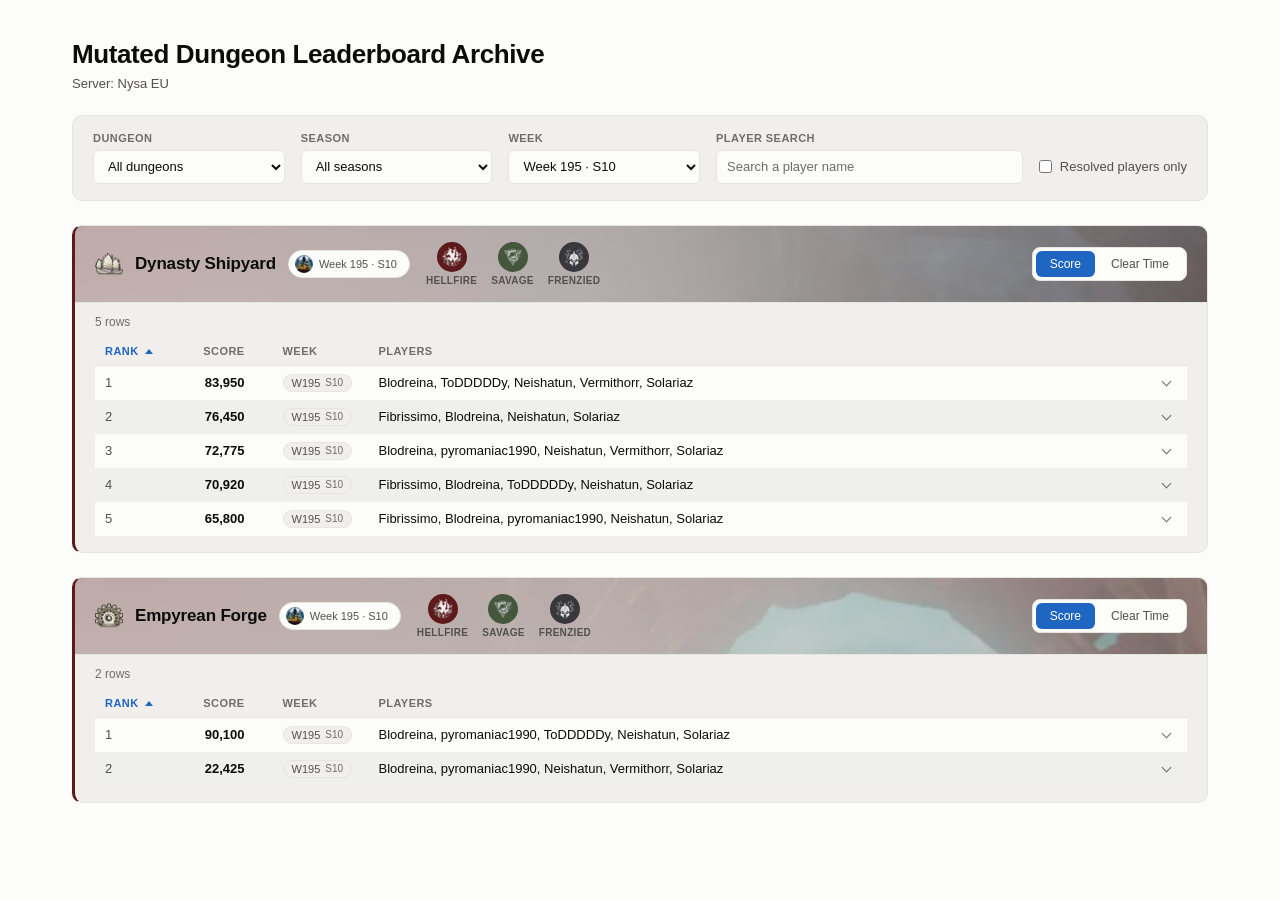
<file: docs/index.html>
<!DOCTYPE html>
<html lang="en">
<head>
<meta charset="UTF-8" />
<title>New World Mutated Dungeon Leaderboard Archive - Nysa (EU)</title>
<link rel="stylesheet" href="style.css" />
</head>
<body>
<div class="app">
  <header>
    <h1>Mutated Dungeon Leaderboard Archive</h1>
    <p class="subtitle" id="subtitle">Loading…</p>
  </header>

  <div class="filters">
    <div class="field">
      <label for="dungeon-filter">Dungeon</label>
      <select id="dungeon-filter">
        <option value="">All dungeons</option>
      </select>
    </div>
    <div class="field">
      <label for="season-filter">Season</label>
      <select id="season-filter">
        <option value="">All seasons</option>
      </select>
    </div>
    <div class="field">
      <label for="week-filter">Week</label>
      <select id="week-filter">
        <option value="">All weeks</option>
      </select>
    </div>
    <div class="field field-grow">
      <label for="player-search">Player search</label>
      <input id="player-search" type="text" placeholder="Search a player name" />
    </div>
    <div class="field field-check">
      <label><input type="checkbox" id="resolved-only" /> Resolved players only</label>
    </div>
  </div>

  <div id="sections"></div>
</div>
<script src="app.js"></script>
</body>
</html>
</file>
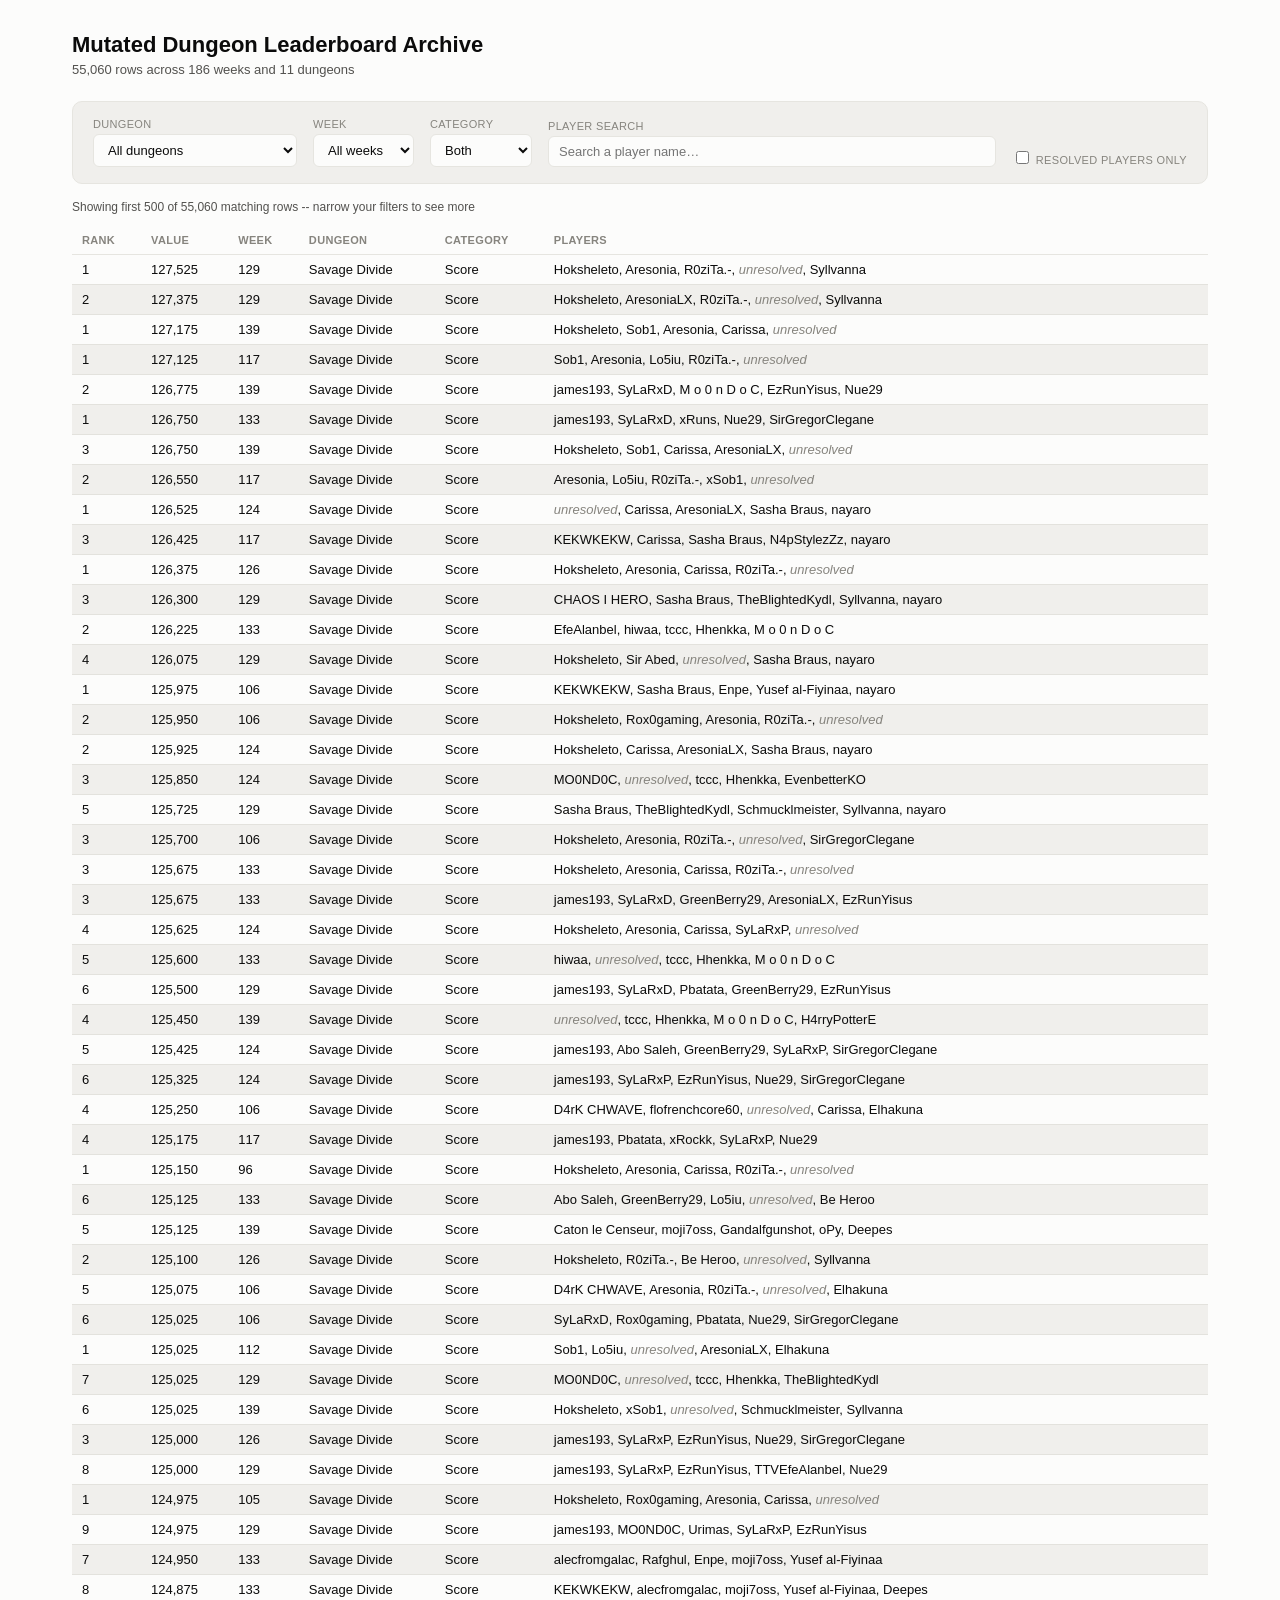
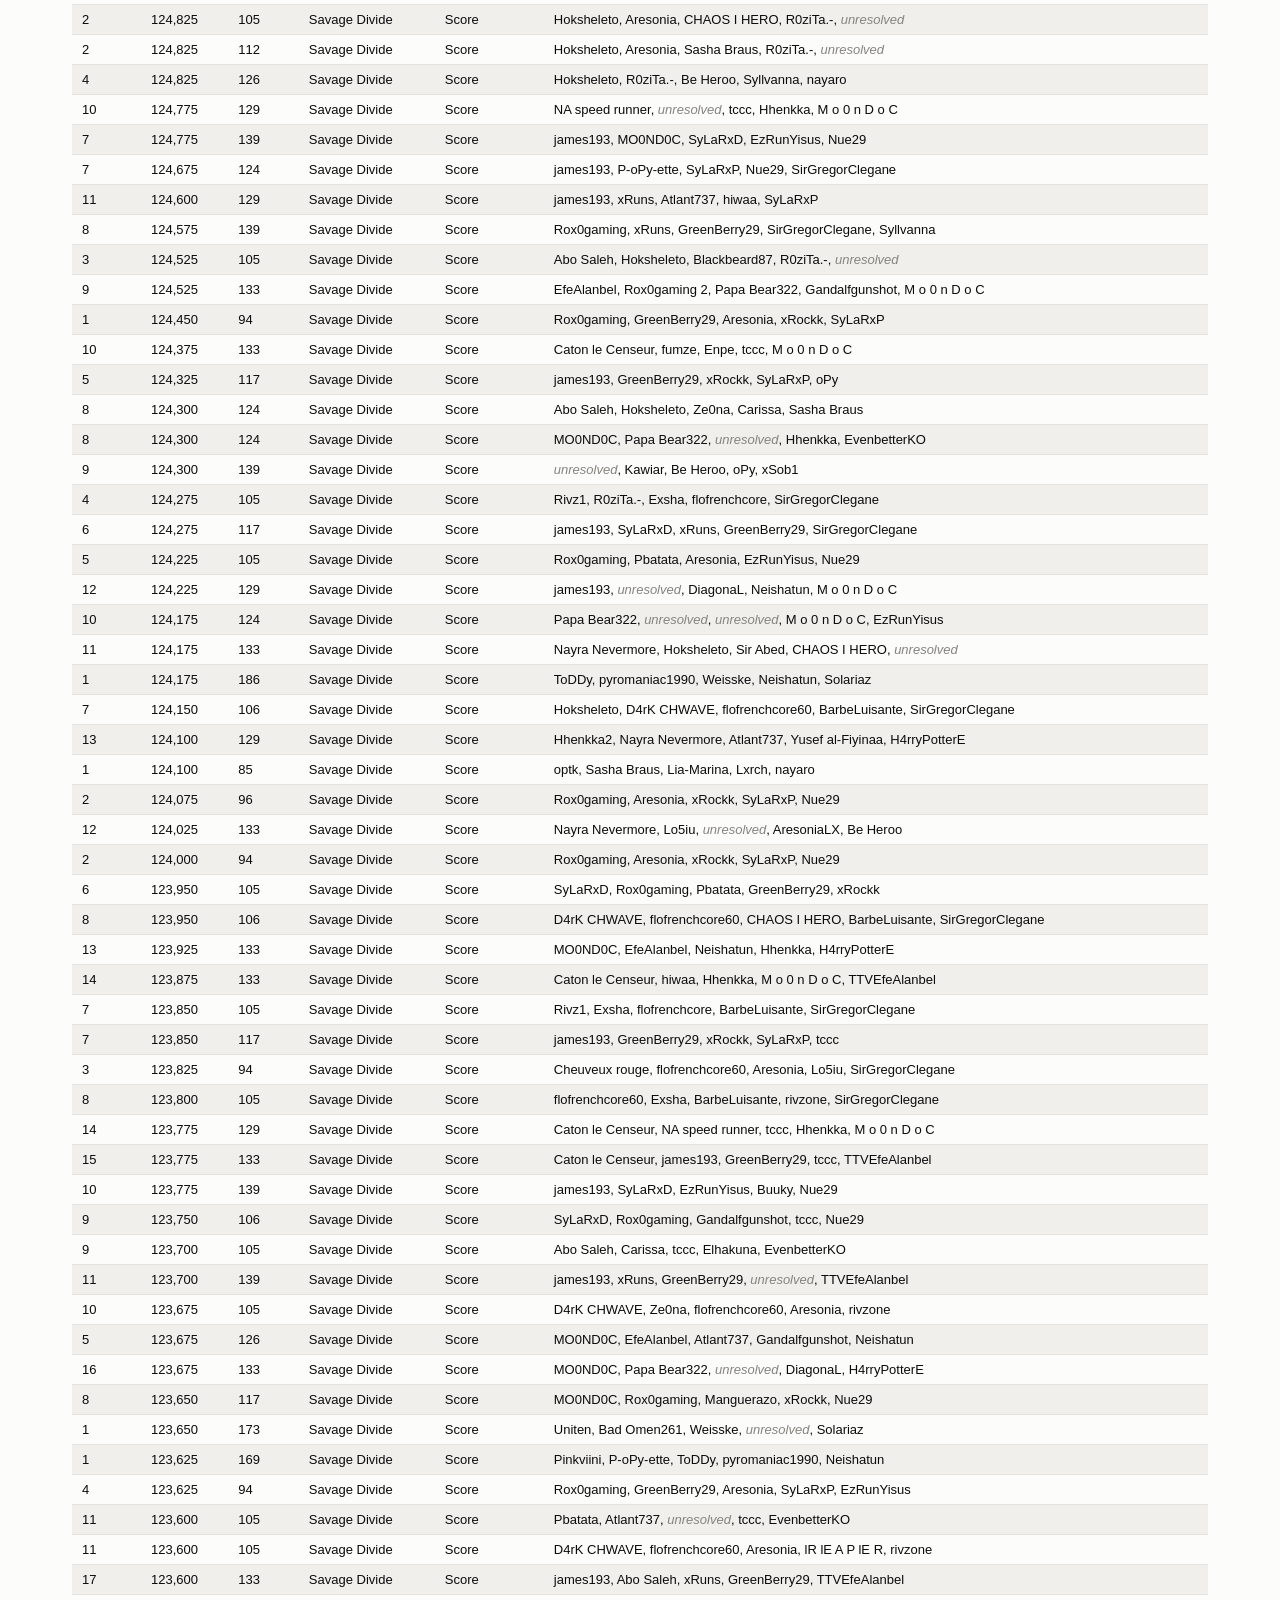
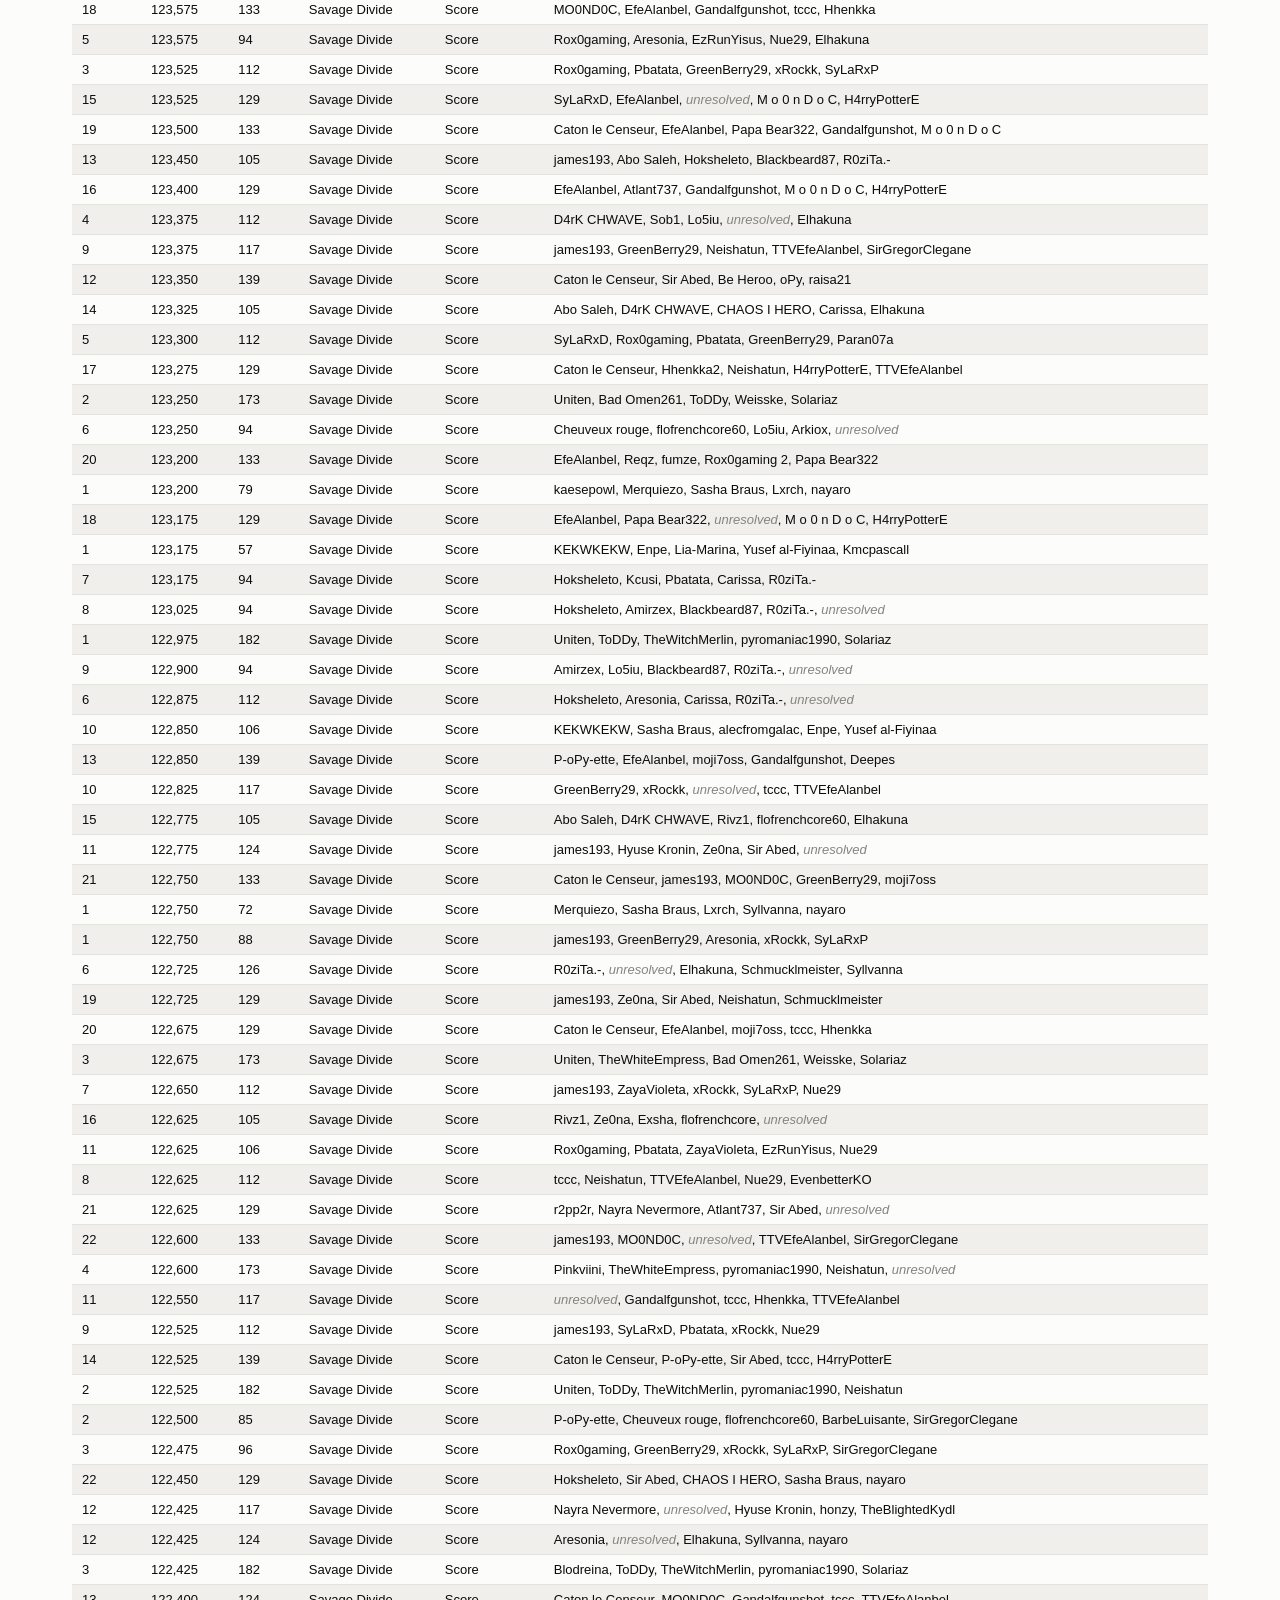
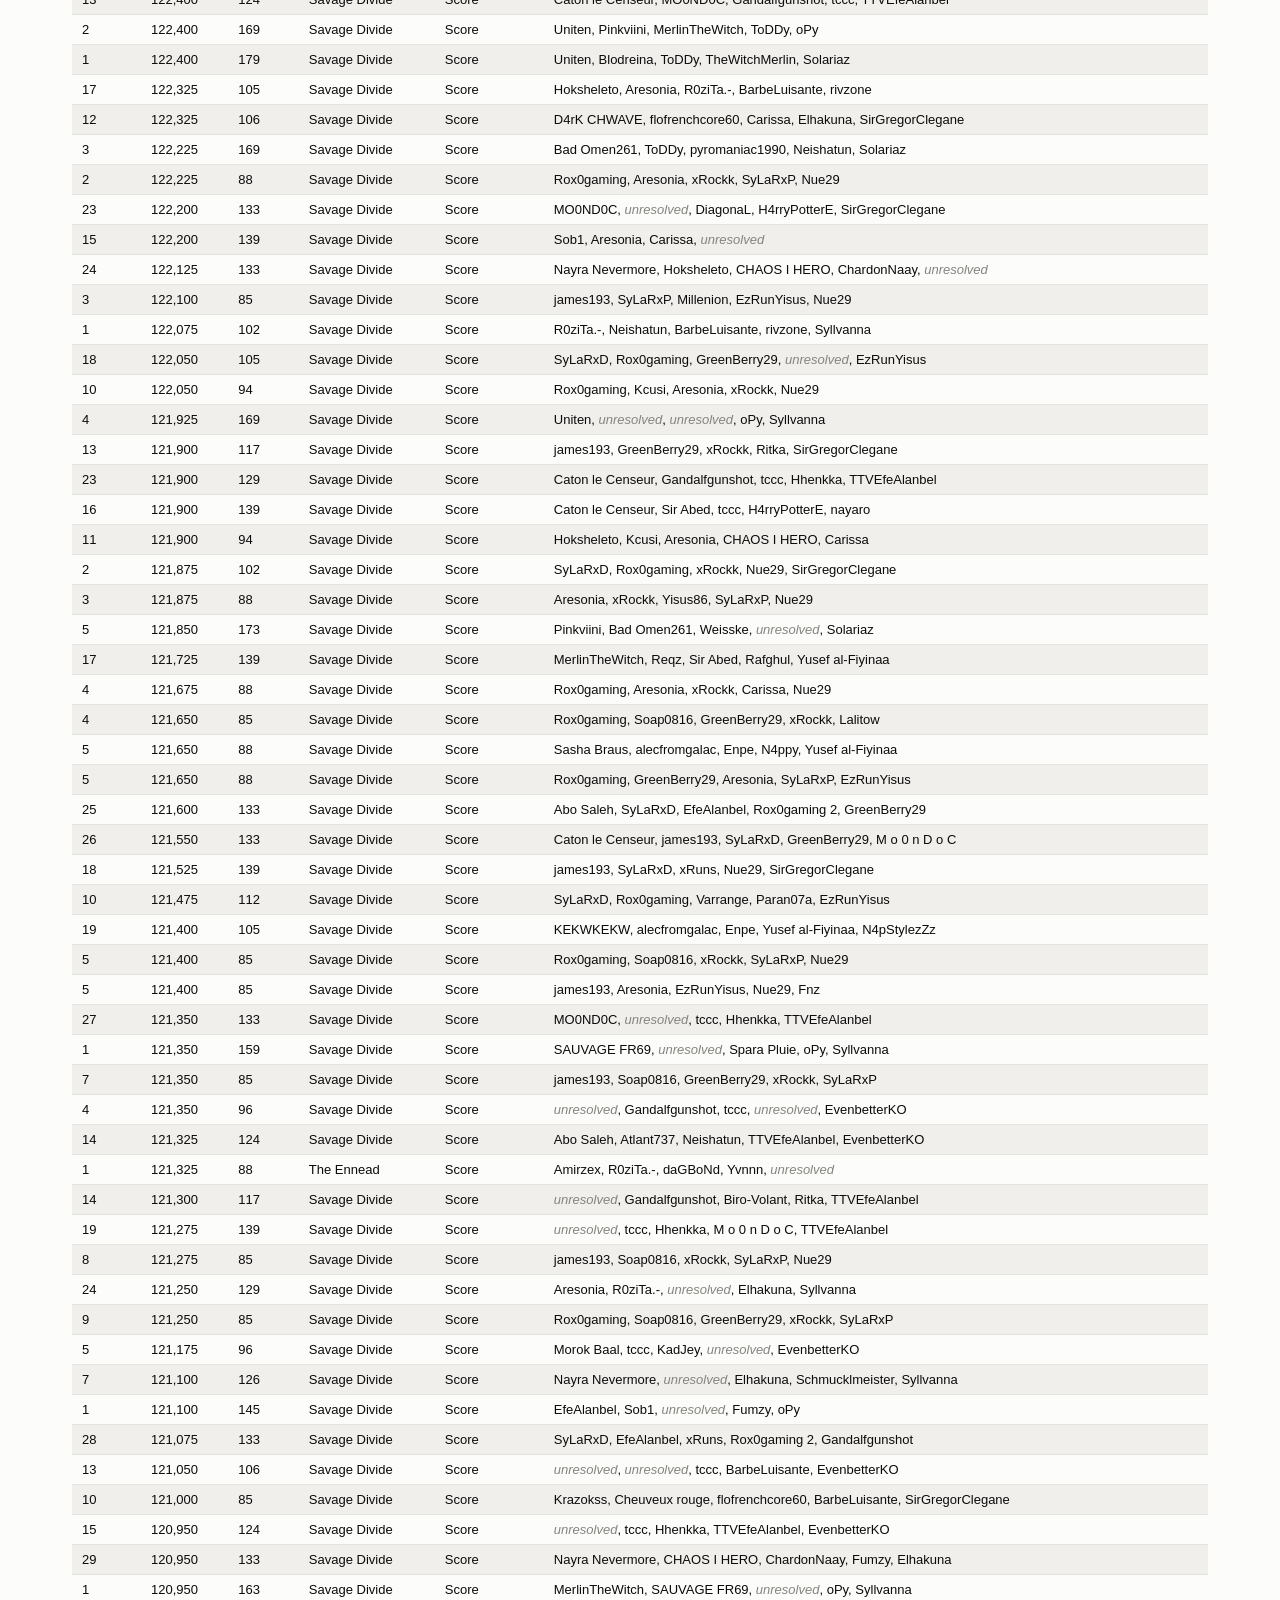
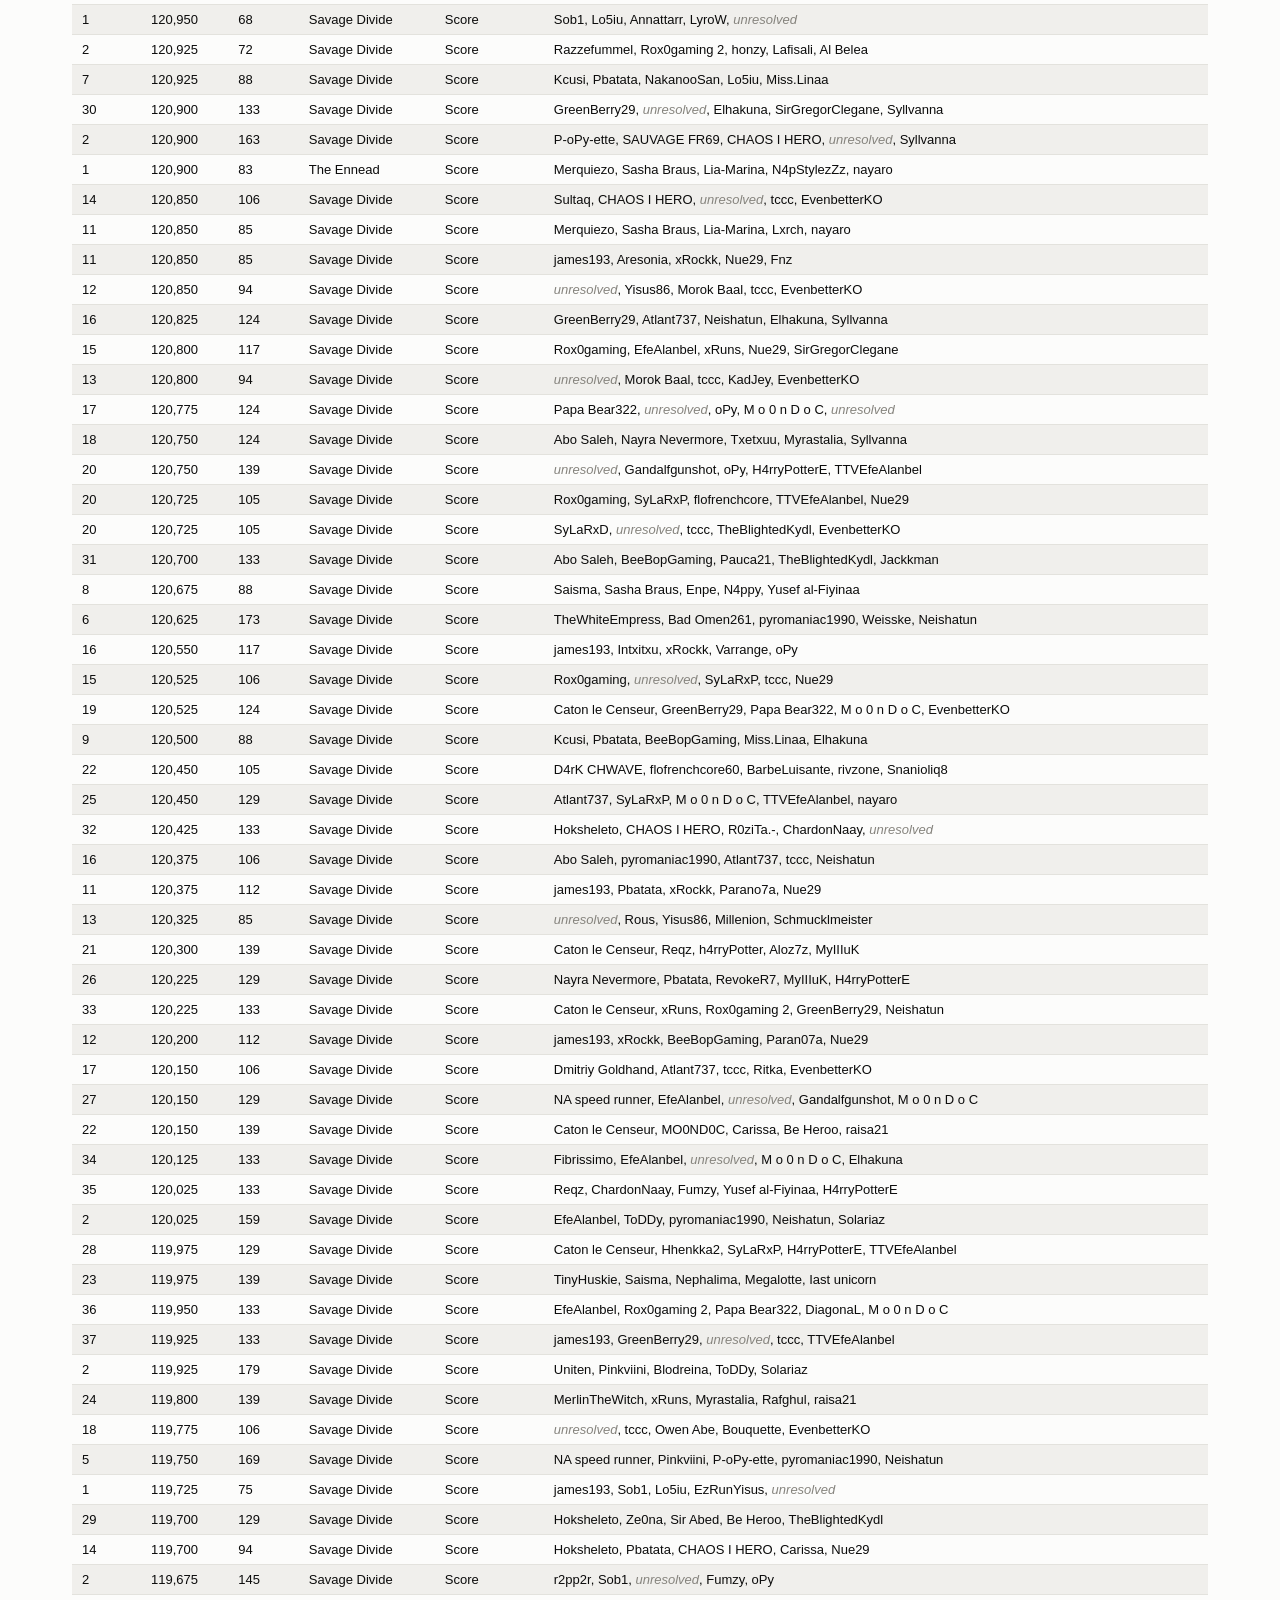
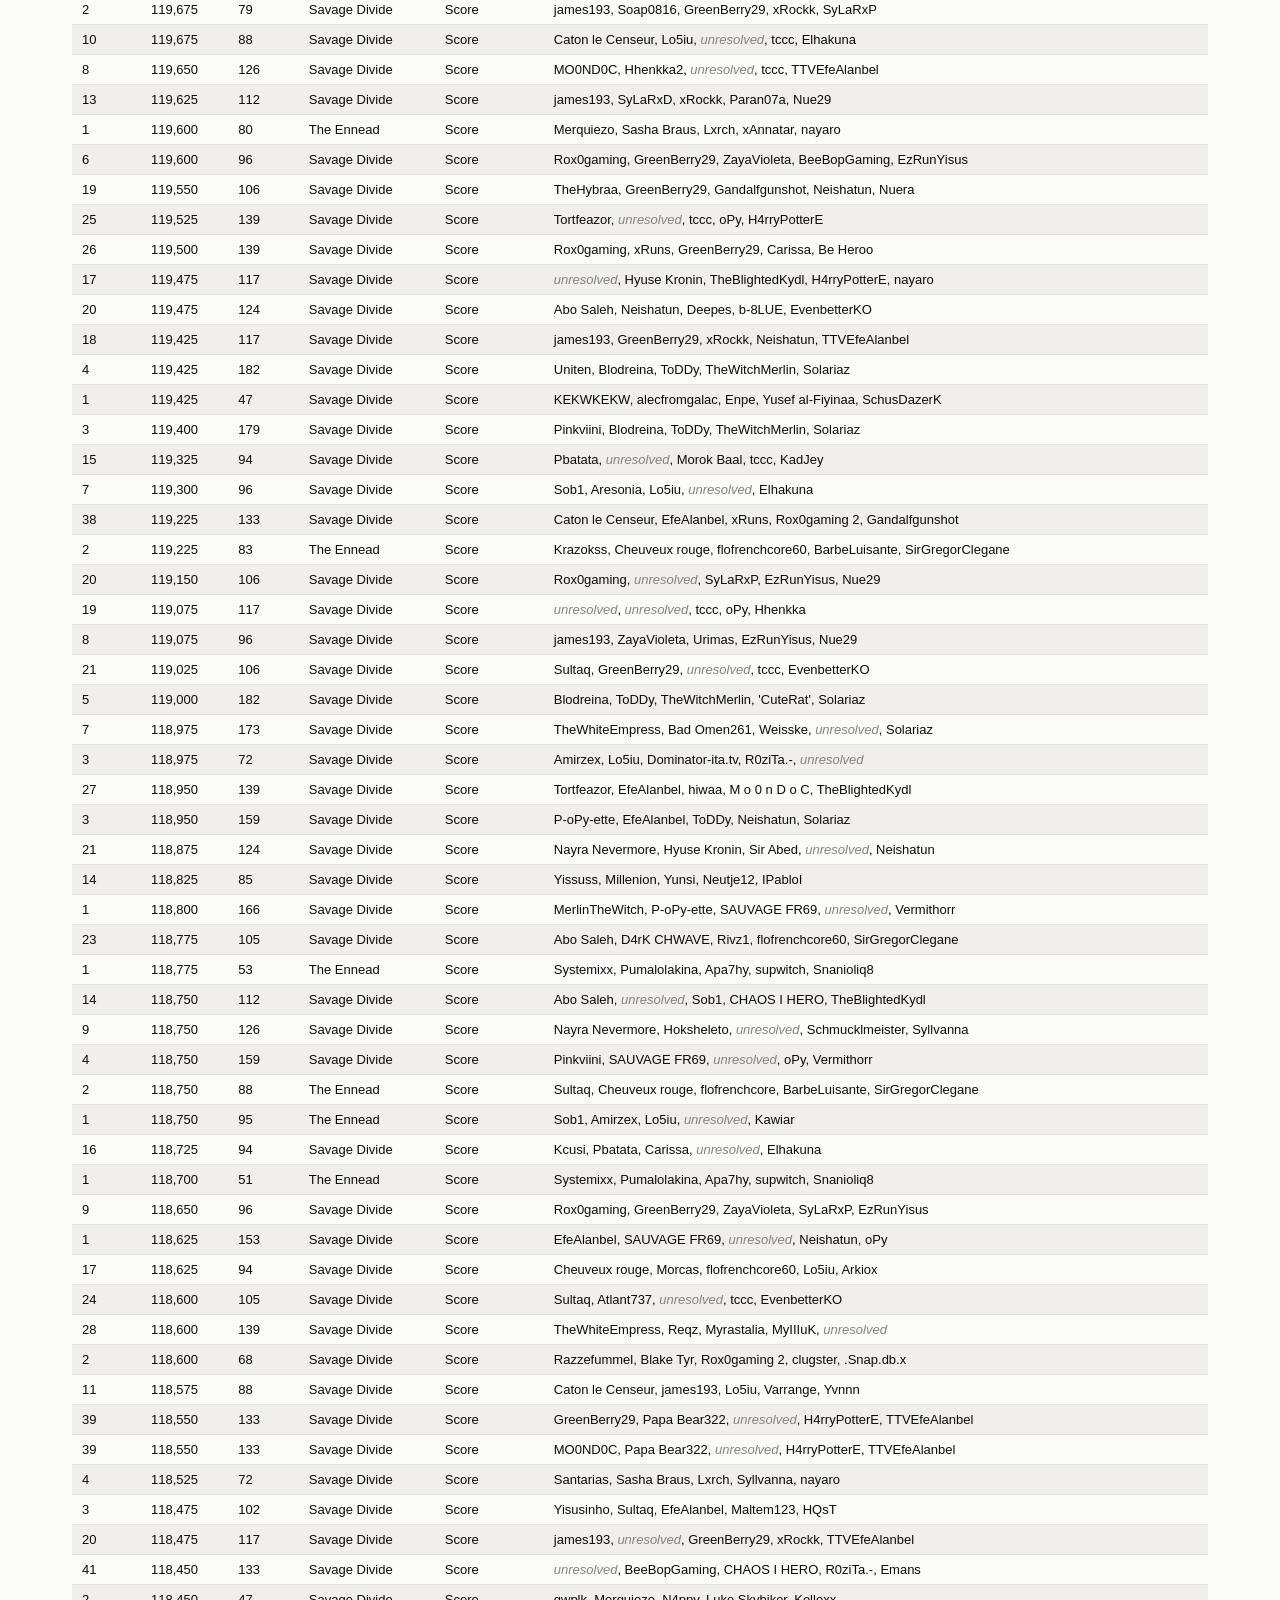
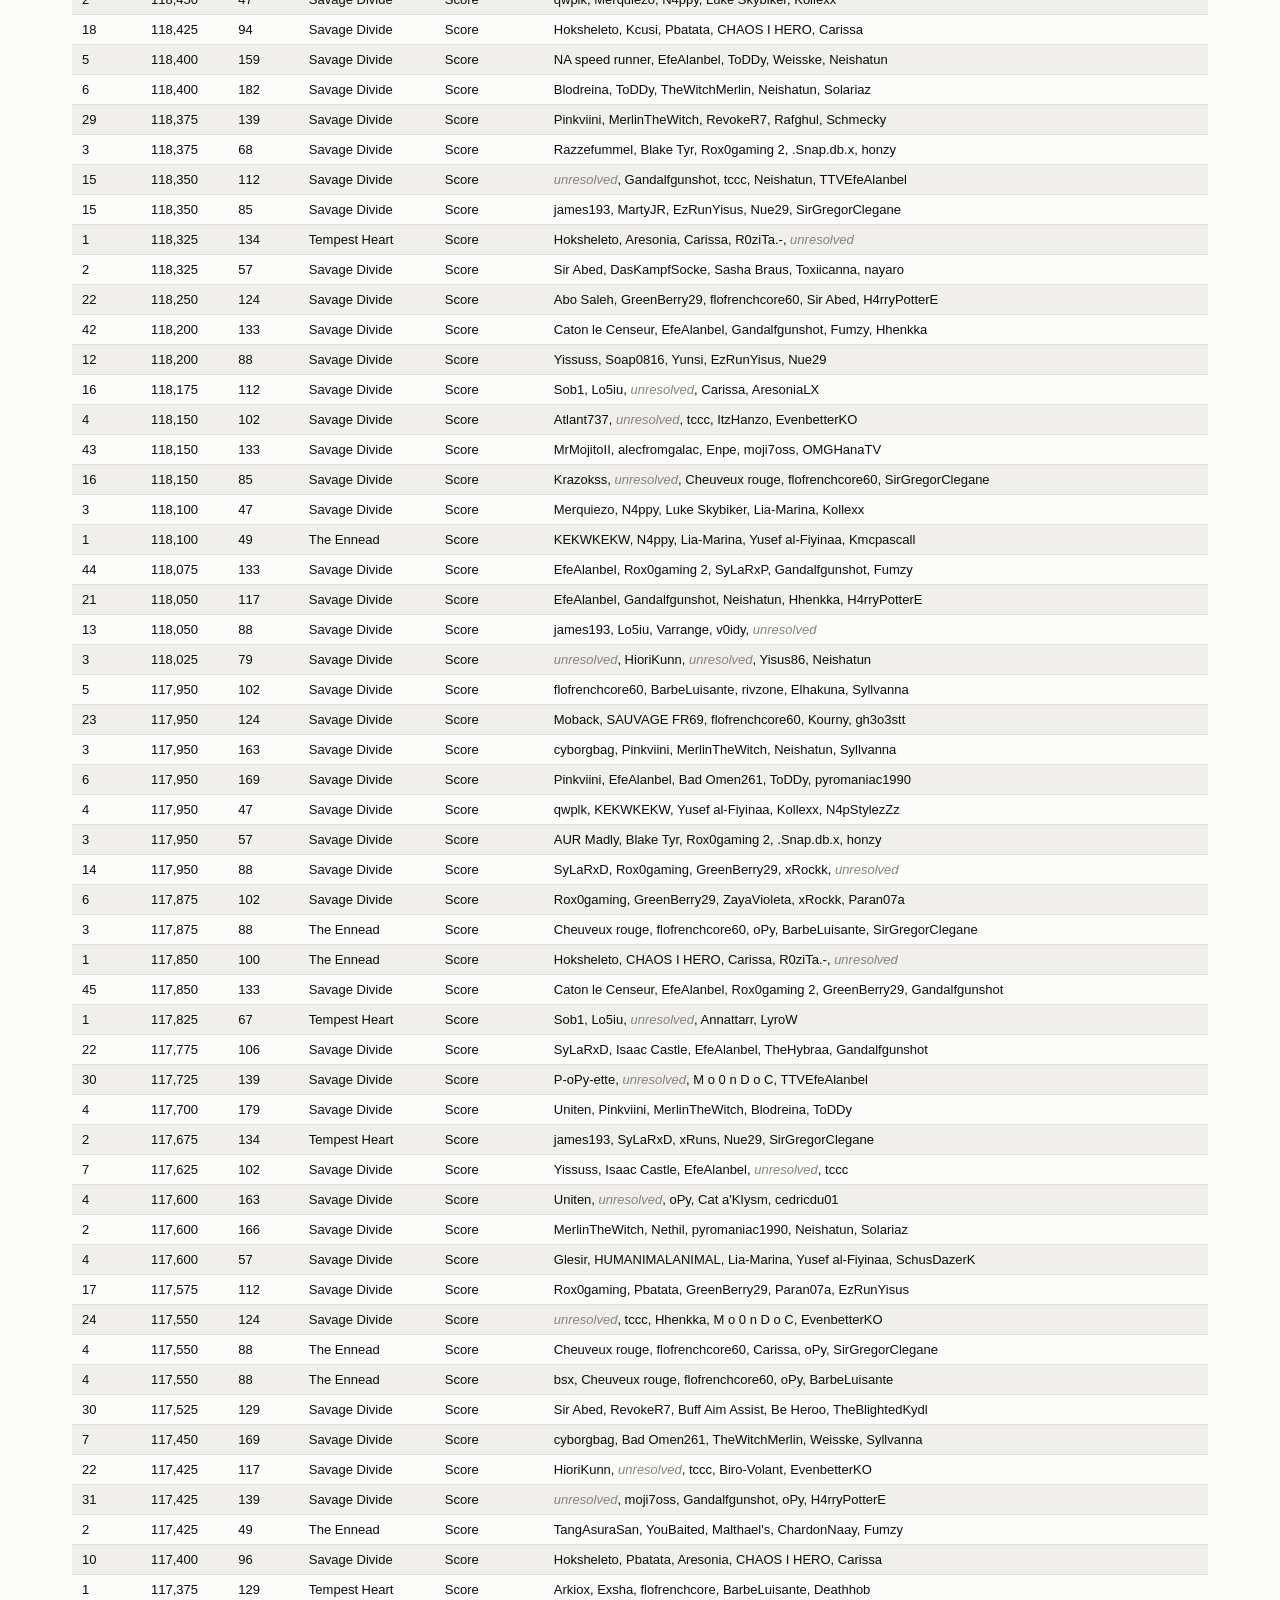
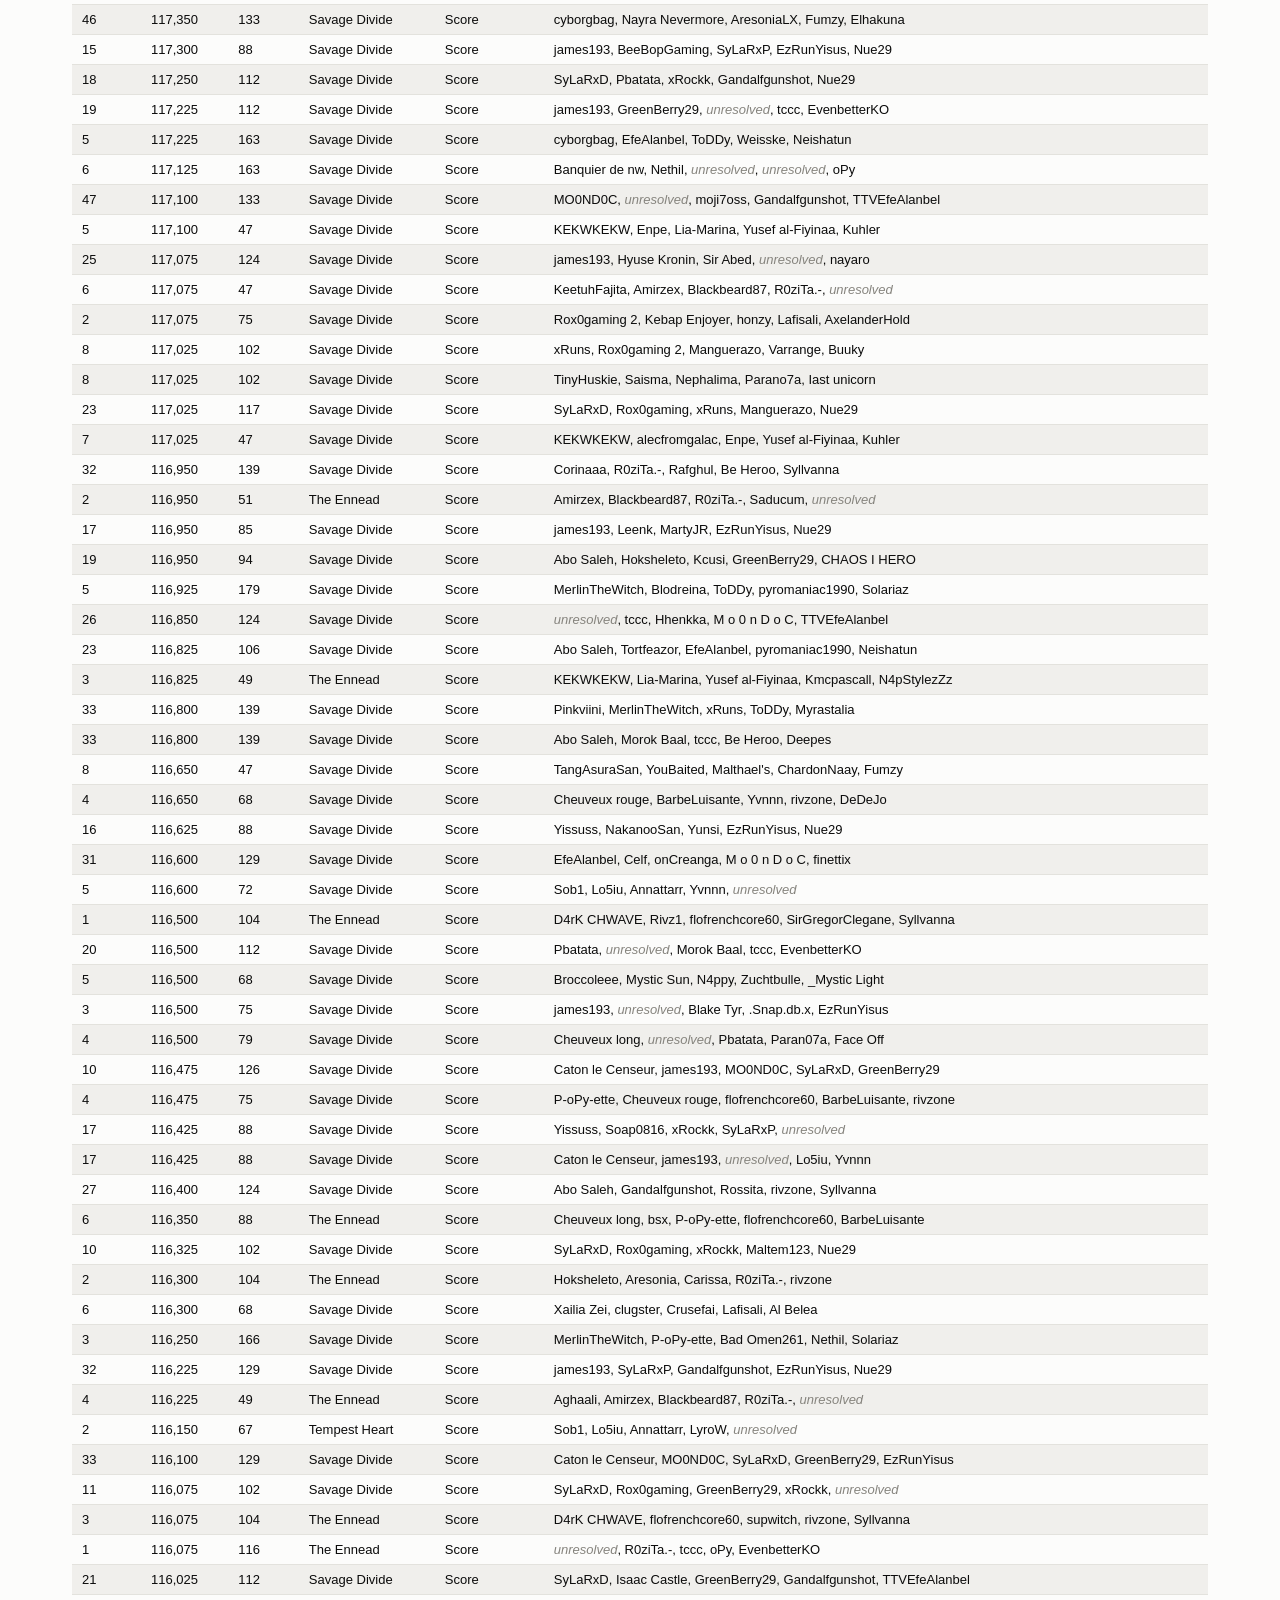
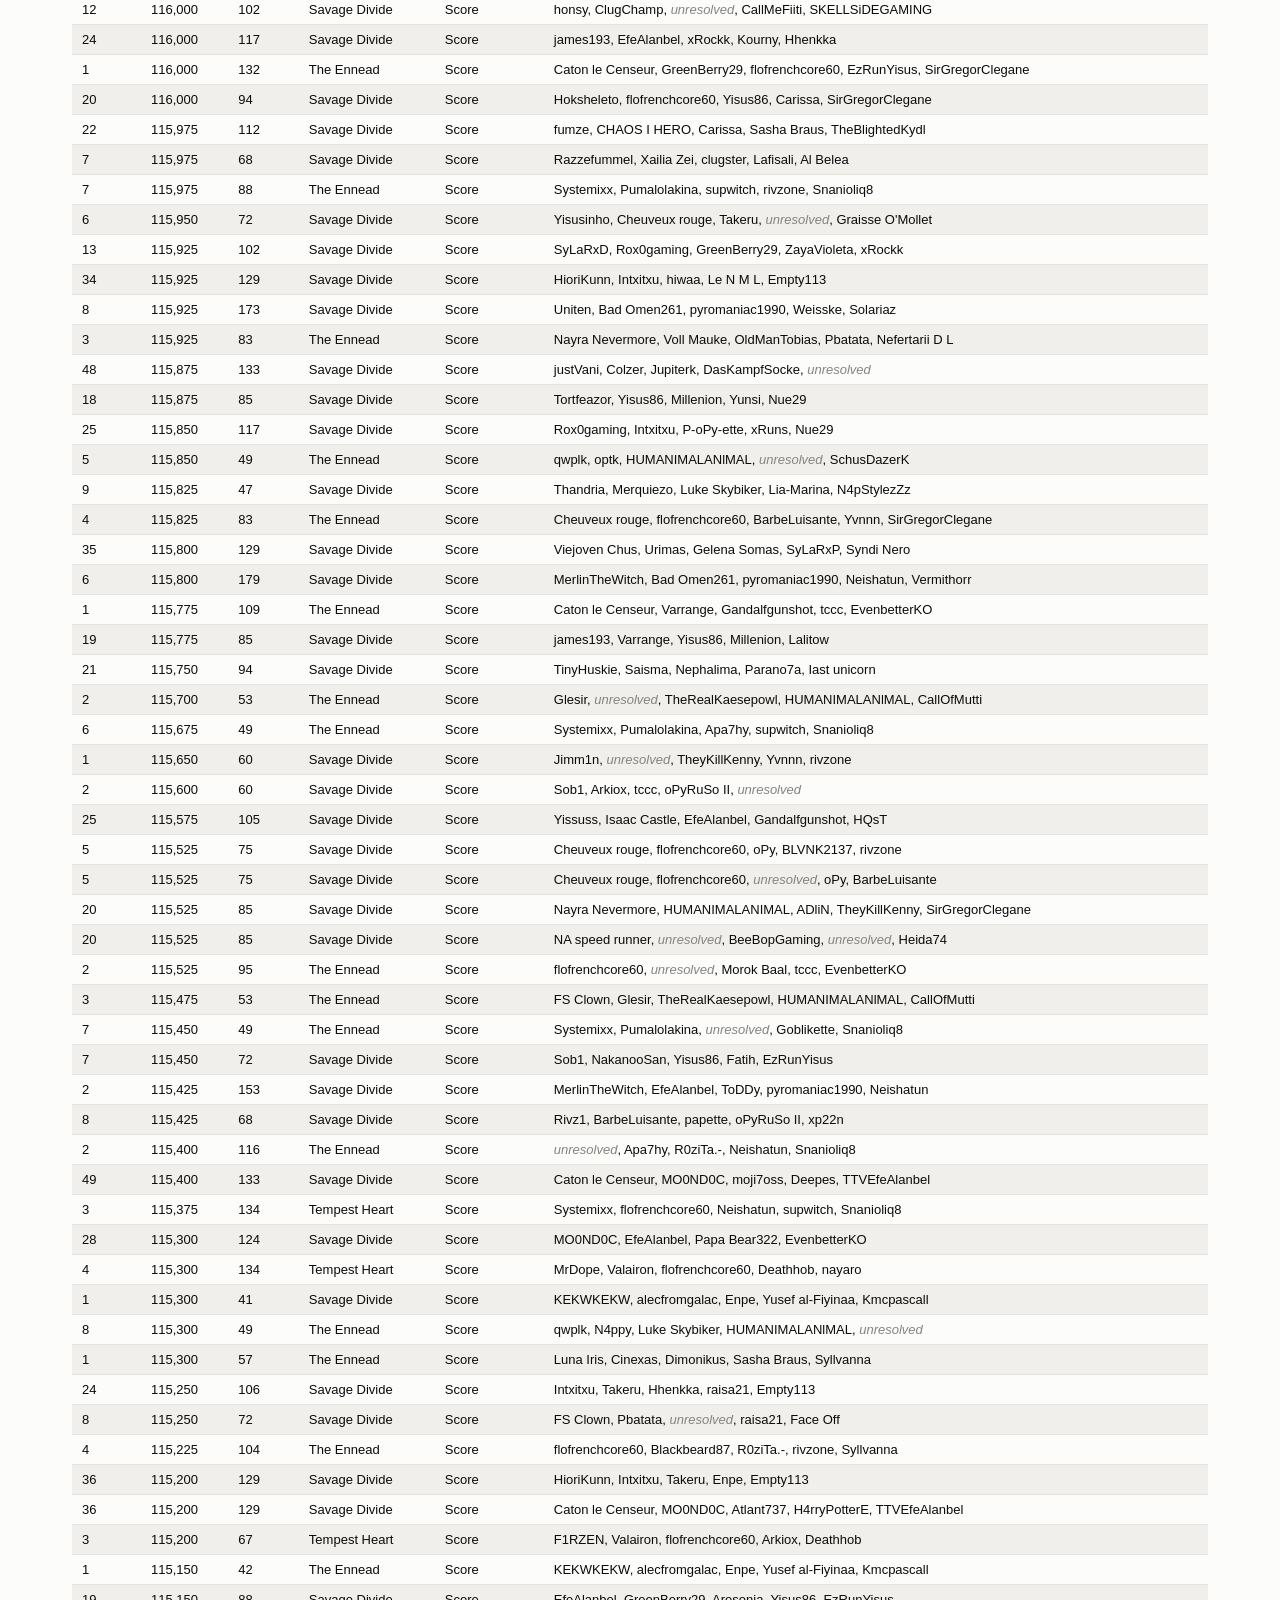
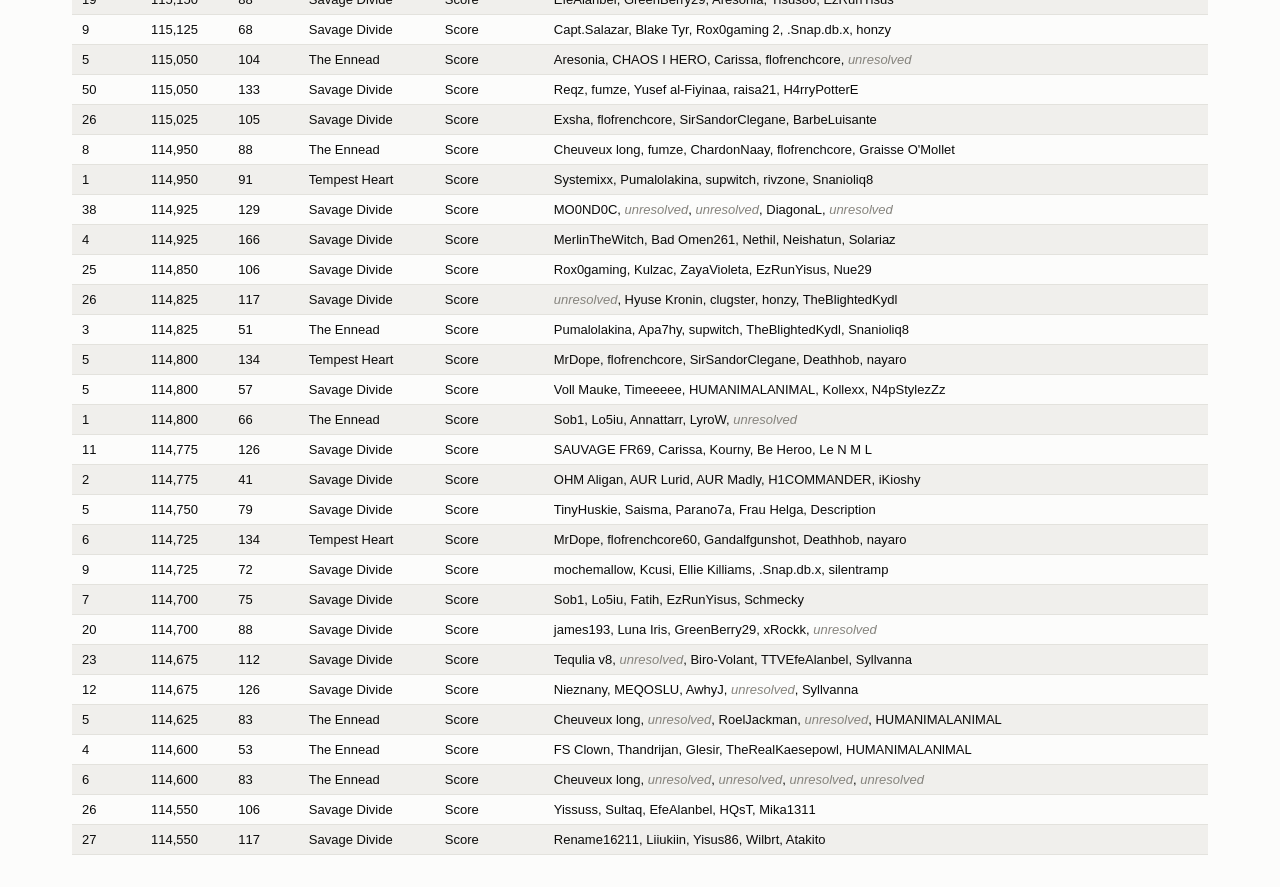
<file: site/index.html>
<!DOCTYPE html>
<html lang="en">
<head>
<meta charset="UTF-8" />
<title>New World Mutated Dungeon Leaderboard Archive</title>
<link rel="stylesheet" href="style.css" />
</head>
<body>
<div class="app">
  <header>
    <h1>Mutated Dungeon Leaderboard Archive</h1>
    <p class="subtitle" id="subtitle">Loading…</p>
  </header>

  <div class="filters">
    <div class="field">
      <label for="dungeon-filter">Dungeon</label>
      <select id="dungeon-filter">
        <option value="">All dungeons</option>
      </select>
    </div>
    <div class="field">
      <label for="week-filter">Week</label>
      <select id="week-filter">
        <option value="">All weeks</option>
      </select>
    </div>
    <div class="field">
      <label for="metric-filter">Category</label>
      <select id="metric-filter">
        <option value="">Both</option>
        <option value="score">Score</option>
        <option value="time">Clear time</option>
      </select>
    </div>
    <div class="field field-grow">
      <label for="player-search">Player search</label>
      <input id="player-search" type="text" placeholder="Search a player name…" />
    </div>
    <div class="field field-check">
      <label><input type="checkbox" id="resolved-only" /> Resolved players only</label>
    </div>
  </div>

  <div class="result-info" id="result-info"></div>

  <table id="results">
    <thead>
      <tr>
        <th data-sort="rank" class="sortable">Rank</th>
        <th data-sort="value" class="sortable">Value</th>
        <th data-sort="week" class="sortable">Week</th>
        <th data-sort="dungeon" class="sortable">Dungeon</th>
        <th data-sort="metric" class="sortable">Category</th>
        <th>Players</th>
      </tr>
    </thead>
    <tbody id="rows"></tbody>
  </table>
</div>
<script src="app.js"></script>
</body>
</html>
</file>
<file: docs/style.css>
:root {
  color-scheme: light dark;
  --surface-1: #fcfcfb;
  --surface-2: #f0efec;
  --surface-2-rgb: 240, 239, 236;
  --surface-hover: #e7e6e1;
  --text-primary: #0b0b0b;
  --text-secondary: #52514e;
  --text-muted: #6f6d67;
  --grid: #e3e2dd;
  /* One accent hue. --accent is for text on surfaces; --accent-fill is a
     button background that keeps white labels above 4.5:1. */
  --accent: #1f66c2;
  --accent-fill: #1f66c2;
  --card-border: #e6e5e0;
  --focus-ring: 0 0 0 2px var(--surface-1), 0 0 0 4px var(--accent);
  --radius: 10px;
  --radius-sm: 6px;
}
@media (prefers-color-scheme: dark) {
  :root {
    --surface-1: #1a1a19;
    --surface-2: #232322;
    --surface-2-rgb: 35, 35, 34;
    --surface-hover: #2c2c2a;
    --text-primary: #f2f1ec;
    --text-secondary: #c3c2b7;
    --text-muted: #9a988f;
    --grid: #33322f;
    --accent: #5b9cea;
    --accent-fill: #2563b8;
    --card-border: #2e2d2a;
  }
}

* { box-sizing: border-box; }
body {
  margin: 0;
  background: var(--surface-1);
  color: var(--text-primary);
  font-family: -apple-system, BlinkMacSystemFont, "Segoe UI", Helvetica, Arial, sans-serif;
  -webkit-font-smoothing: antialiased;
}
.app { max-width: 1200px; margin: 0 auto; padding: 40px 32px 64px; }
header { margin-bottom: 24px; }
h1 { font-size: 26px; line-height: 1.15; letter-spacing: -0.015em; margin: 0 0 6px; }
.subtitle { color: var(--text-secondary); font-size: 13px; margin: 0; }

:focus-visible { outline: none; box-shadow: var(--focus-ring); }

.filters {
  display: grid;
  grid-template-columns: repeat(3, minmax(0, 1fr)) minmax(0, 1.6fr) auto;
  gap: 16px; align-items: end;
  background: var(--surface-2); border: 1px solid var(--card-border);
  border-radius: var(--radius); padding: 16px 20px; margin-bottom: 24px;
}
.field { display: flex; flex-direction: column; gap: 6px; min-width: 0; }
.field label { font-size: 11px; font-weight: 600; text-transform: uppercase; letter-spacing: 0.04em; color: var(--text-muted); }
.field select, .field input[type="text"] {
  width: 100%; height: 34px; padding: 0 10px; border-radius: var(--radius-sm);
  border: 1px solid var(--card-border);
  background: var(--surface-1); color: var(--text-primary); font: inherit; font-size: 13px;
}
.field input[type="text"]::placeholder { color: var(--text-muted); }
.field-check { justify-content: flex-end; }
.field-check label {
  display: flex; align-items: center; gap: 8px; height: 34px;
  font-size: 13px; font-weight: 400; text-transform: none; letter-spacing: 0;
  color: var(--text-secondary); cursor: pointer; white-space: nowrap;
}
.field-check input { margin: 0; accent-color: var(--accent-fill); }

.result-info { font-size: 12px; color: var(--text-muted); margin: 0 0 8px; }
.empty-state {
  background: var(--surface-2); border: 1px solid var(--card-border); border-radius: var(--radius);
  padding: 40px 20px; text-align: center;
}
.empty-state strong { display: block; font-size: 15px; margin-bottom: 4px; }
.empty-state span { font-size: 13px; color: var(--text-secondary); }

.dungeon-section {
  --dungeon-bg: none;
  --theme-tint: transparent;
  --theme-edge: var(--card-border);
  background: var(--surface-2);
  border: 1px solid var(--card-border);
  border-left: 3px solid var(--theme-edge);
  border-radius: var(--radius); margin-bottom: 24px;
  overflow: clip;
}
.dungeon-header {
  display: flex; align-items: center; justify-content: space-between; gap: 16px; flex-wrap: wrap;
  padding: 16px 20px; min-height: 76px;
  background-image:
    linear-gradient(135deg, var(--theme-tint), transparent 60%),
    linear-gradient(to right, rgba(var(--surface-2-rgb), 0.97) 0%, rgba(var(--surface-2-rgb), 0.75) 45%, rgba(var(--surface-2-rgb), 0.35) 100%),
    var(--dungeon-bg);
  background-size: cover; background-position: center right; background-repeat: no-repeat;
  border-bottom: 1px solid var(--card-border);
}
.dungeon-icon { width: 28px; height: 28px; display: block; flex-shrink: 0; }
.dungeon-header h2 { font-size: 17px; letter-spacing: -0.01em; margin: 0; }
.dungeon-title { display: flex; align-items: center; gap: 12px; flex-wrap: wrap; }
.week-pill {
  display: inline-flex; align-items: center; gap: 6px;
  font-size: 11px; color: var(--text-secondary);
  background: var(--surface-1); border: 1px solid var(--card-border);
  border-radius: 999px; padding: 4px 12px;
}
.week-pill img { width: 18px; height: 18px; border-radius: 50%; object-fit: cover; margin-left: -6px; }
.season-tag { margin-left: 6px; font-size: 10px; color: var(--text-muted); }
.mutation-chips { display: flex; gap: 14px; margin-left: 4px; }
.mutation-chip {
  display: flex; flex-direction: column; align-items: center; gap: 3px;
  font-size: 10px; font-weight: 600; color: var(--text-secondary); text-transform: uppercase;
  letter-spacing: 0.03em; white-space: nowrap;
}
.mutation-chip img { width: 30px; height: 30px; display: block; border-radius: 50%; padding: 4px; }

/* Score / Clear Time read as one segmented control rather than two buttons. */
.tabs {
  display: inline-flex; padding: 3px; gap: 2px;
  background: var(--surface-1); border: 1px solid var(--card-border); border-radius: 8px;
}
.tab {
  font: inherit; font-size: 12px; font-weight: 500; white-space: nowrap;
  padding: 6px 14px; border-radius: var(--radius-sm); border: 0;
  background: transparent; color: var(--text-secondary); cursor: pointer;
  transition: background-color 0.15s ease, color 0.15s ease, transform 0.1s ease;
}
.tab:hover { color: var(--text-primary); background: var(--surface-hover); }
.tab:active { transform: scale(0.97); }
.tab.active { background: var(--accent-fill); color: #fff; }

.section-body { padding: 12px 20px 16px; }

table { width: 100%; border-collapse: collapse; font-size: 13px; }
thead th {
  position: sticky; top: 0; z-index: 1;
  background: var(--surface-2);
  text-align: left; font-size: 11px; text-transform: uppercase; letter-spacing: 0.04em;
  color: var(--text-muted); font-weight: 600; padding: 8px 10px;
  border-bottom: 1px solid var(--card-border); white-space: nowrap;
}
thead th.sortable { cursor: pointer; user-select: none; }
thead th.sortable:hover { color: var(--text-primary); }
thead th.sort-active { color: var(--accent); }
thead th[aria-sort]::after {
  content: ""; display: inline-block; margin-left: 6px; vertical-align: middle;
  border-left: 4px solid transparent; border-right: 4px solid transparent;
}
thead th[aria-sort="ascending"]::after { border-bottom: 5px solid currentColor; }
thead th[aria-sort="descending"]::after { border-top: 5px solid currentColor; }

tbody td { padding: 8px 10px; font-variant-numeric: tabular-nums; }
tbody tr:nth-child(even) { background: rgba(var(--surface-2-rgb), 0.5); }
tbody tr { background: var(--surface-1); }
tbody tr:hover { background: var(--surface-hover); }
td.col-rank { width: 64px; color: var(--text-secondary); }
td.col-value, th.col-value { width: 110px; text-align: right; padding-right: 28px; font-weight: 600; }
td.col-week { width: 96px; }
.player { color: var(--text-primary); }
.player.match { color: var(--accent); font-weight: 600; }
.unresolved { color: var(--text-muted); font-style: italic; }

/* Current-week mutation theming (elemental accent for the active dungeons).
   Colors are the game's own ElementalMutationStaticData BackgroundColor
   values (Hellfire/Icebound/Eternal/Overgrown), not guessed. */
.dungeon-section.theme-fire { --theme-edge: rgb(92, 26, 26); --theme-tint: rgba(92, 26, 26, 0.3); }
.dungeon-section.theme-ice { --theme-edge: rgb(32, 68, 81); --theme-tint: rgba(32, 68, 81, 0.3); }
.dungeon-section.theme-void { --theme-edge: rgb(30, 38, 67); --theme-tint: rgba(30, 38, 67, 0.35); }
.dungeon-section.theme-nature { --theme-edge: rgb(48, 63, 34); --theme-tint: rgba(48, 63, 34, 0.3); }

@media (max-width: 900px) {
  .filters { grid-template-columns: repeat(3, minmax(0, 1fr)); }
  .field-grow { grid-column: 1 / 3; }
}
@media (max-width: 640px) {
  .app { padding: 24px 16px 48px; }
  h1 { font-size: 22px; }
  .filters { grid-template-columns: 1fr 1fr; padding: 16px; gap: 12px; }
  .field:nth-child(3), .field-grow, .field-check { grid-column: 1 / -1; }
  .field-check label { height: auto; }
  .dungeon-header { padding: 14px 16px; }
  .section-body { padding: 10px 8px 12px; }
  tbody td, thead th { padding: 8px 6px; }
  td.col-rank { width: 40px; }
  td.col-value, th.col-value { width: auto; padding-right: 12px; }
  td.col-week { width: auto; }
}

/* Expandable runs: a minimal closed row, with the full breakdown (both
   metrics and that week's mutations) in an inline drawer underneath. */
tr.run-row { cursor: pointer; }
tr.run-row:focus-visible { box-shadow: inset 0 0 0 2px var(--accent); }
tr.run-row.is-expanded { background: var(--surface-hover); box-shadow: inset 3px 0 0 var(--accent); }
tr.run-row.is-expanded:focus-visible { box-shadow: inset 3px 0 0 var(--accent), inset 0 0 0 2px var(--accent); }

.week-chip {
  display: inline-flex; align-items: center; gap: 5px;
  font-size: 11px; color: var(--text-secondary); white-space: nowrap;
  background: var(--surface-2); border: 1px solid var(--card-border);
  border-radius: 999px; padding: 2px 8px;
}
.week-chip .season-tag { margin-left: 0; }

th.col-toggle, td.col-toggle { width: 32px; padding-left: 0; text-align: center; }
.chevron {
  display: inline-block; width: 7px; height: 7px;
  border-right: 1.5px solid var(--text-muted); border-bottom: 1.5px solid var(--text-muted);
  transform: translateY(-2px) rotate(45deg);
  transition: transform 0.18s ease;
}
tr.run-row:hover .chevron { border-color: var(--text-primary); }
tr.run-row.is-expanded .chevron { border-color: var(--accent); transform: translateY(1px) rotate(-135deg); }

tbody tr.detail-row, tbody tr.detail-row:hover { background: var(--surface-2); }
tr.detail-row > td {
  padding: 0;
  box-shadow: inset 3px 0 0 var(--accent);
  border-bottom: 1px solid var(--grid);
}
.detail-drawer {
  display: flex; flex-wrap: wrap; align-items: flex-start; gap: 16px 32px;
  padding: 14px 20px 16px;
}
.detail-drawer.is-opening { animation: drawer-open 0.18s ease-out; }
@keyframes drawer-open {
  from { opacity: 0; transform: translateY(-4px); }
  to { opacity: 1; transform: none; }
}

.detail-metrics { display: grid; grid-template-columns: repeat(2, minmax(130px, 1fr)); gap: 10px; }
.metric-card {
  display: flex; flex-direction: column; gap: 2px;
  background: var(--surface-1); border: 1px solid var(--card-border);
  border-radius: var(--radius-sm); padding: 10px 14px;
}
.metric-label, .detail-heading {
  font-size: 11px; font-weight: 600; text-transform: uppercase; letter-spacing: 0.04em;
  color: var(--text-muted);
}
.metric-value { font-size: 18px; font-weight: 700; letter-spacing: -0.01em; font-variant-numeric: tabular-nums; }
.metric-rank { font-size: 12px; color: var(--text-secondary); font-variant-numeric: tabular-nums; }
.metric-card.is-missing .metric-value { color: var(--text-muted); }

.detail-group { display: flex; flex-direction: column; gap: 8px; }
.detail-group .mutation-chips { margin-left: 0; }

@media (max-width: 640px) {
  .detail-drawer { padding: 12px; }
  .detail-metrics { width: 100%; }
}

@media (prefers-reduced-motion: reduce) {
  .tab { transition: none; }
  .tab:active { transform: none; }
  .chevron { transition: none; }
  .detail-drawer { animation: none; }
}
</file>
<file: site/style.css>
:root {
  color-scheme: light dark;
  --surface-1: #fcfcfb;
  --surface-2: #f0efec;
  --text-primary: #0b0b0b;
  --text-secondary: #52514e;
  --text-muted: #86847e;
  --grid: #e3e2dd;
  --accent: #2a78d6;
  --card-border: #e6e5e0;
}
@media (prefers-color-scheme: dark) {
  :root {
    --surface-1: #1a1a19;
    --surface-2: #232322;
    --text-primary: #ffffff;
    --text-secondary: #c3c2b7;
    --text-muted: #8a887f;
    --grid: #33322f;
    --accent: #3987e5;
    --card-border: #2e2d2a;
  }
}

* { box-sizing: border-box; }
body {
  margin: 0;
  background: var(--surface-1);
  color: var(--text-primary);
  font-family: -apple-system, BlinkMacSystemFont, "Segoe UI", Helvetica, Arial, sans-serif;
}
.app { max-width: 1200px; margin: 0 auto; padding: 32px; }
h1 { font-size: 22px; margin: 0 0 4px; }
.subtitle { color: var(--text-secondary); font-size: 13px; margin: 0 0 24px; }

.filters {
  display: flex; flex-wrap: wrap; gap: 16px; align-items: flex-end;
  background: var(--surface-2); border: 1px solid var(--card-border);
  border-radius: 10px; padding: 16px 20px; margin-bottom: 16px;
}
.field { display: flex; flex-direction: column; gap: 4px; }
.field-grow { flex: 1; min-width: 200px; }
.field-check { flex-direction: row; align-items: center; }
.field label { font-size: 11px; text-transform: uppercase; letter-spacing: 0.03em; color: var(--text-muted); }
.field select, .field input[type="text"] {
  padding: 7px 10px; border-radius: 6px; border: 1px solid var(--card-border);
  background: var(--surface-1); color: var(--text-primary); font-size: 13px;
}

.result-info { font-size: 12px; color: var(--text-secondary); margin: 4px 0 12px; }

table { width: 100%; border-collapse: collapse; font-size: 13px; }
thead th {
  text-align: left; font-size: 11px; text-transform: uppercase; letter-spacing: 0.03em;
  color: var(--text-muted); font-weight: 600; padding: 8px 10px; border-bottom: 1px solid var(--card-border);
  white-space: nowrap;
}
thead th.sortable { cursor: pointer; user-select: none; }
thead th.sortable:hover { color: var(--text-primary); }
thead th.sort-active { color: var(--accent); }
tbody td {
  padding: 7px 10px; border-bottom: 1px solid var(--grid);
  font-variant-numeric: tabular-nums;
}
tbody tr:nth-child(even) { background: var(--surface-2); }
.player { color: var(--text-primary); }
.player.match { color: var(--accent); font-weight: 600; }
.unresolved { color: var(--text-muted); font-style: italic; }
</file>
